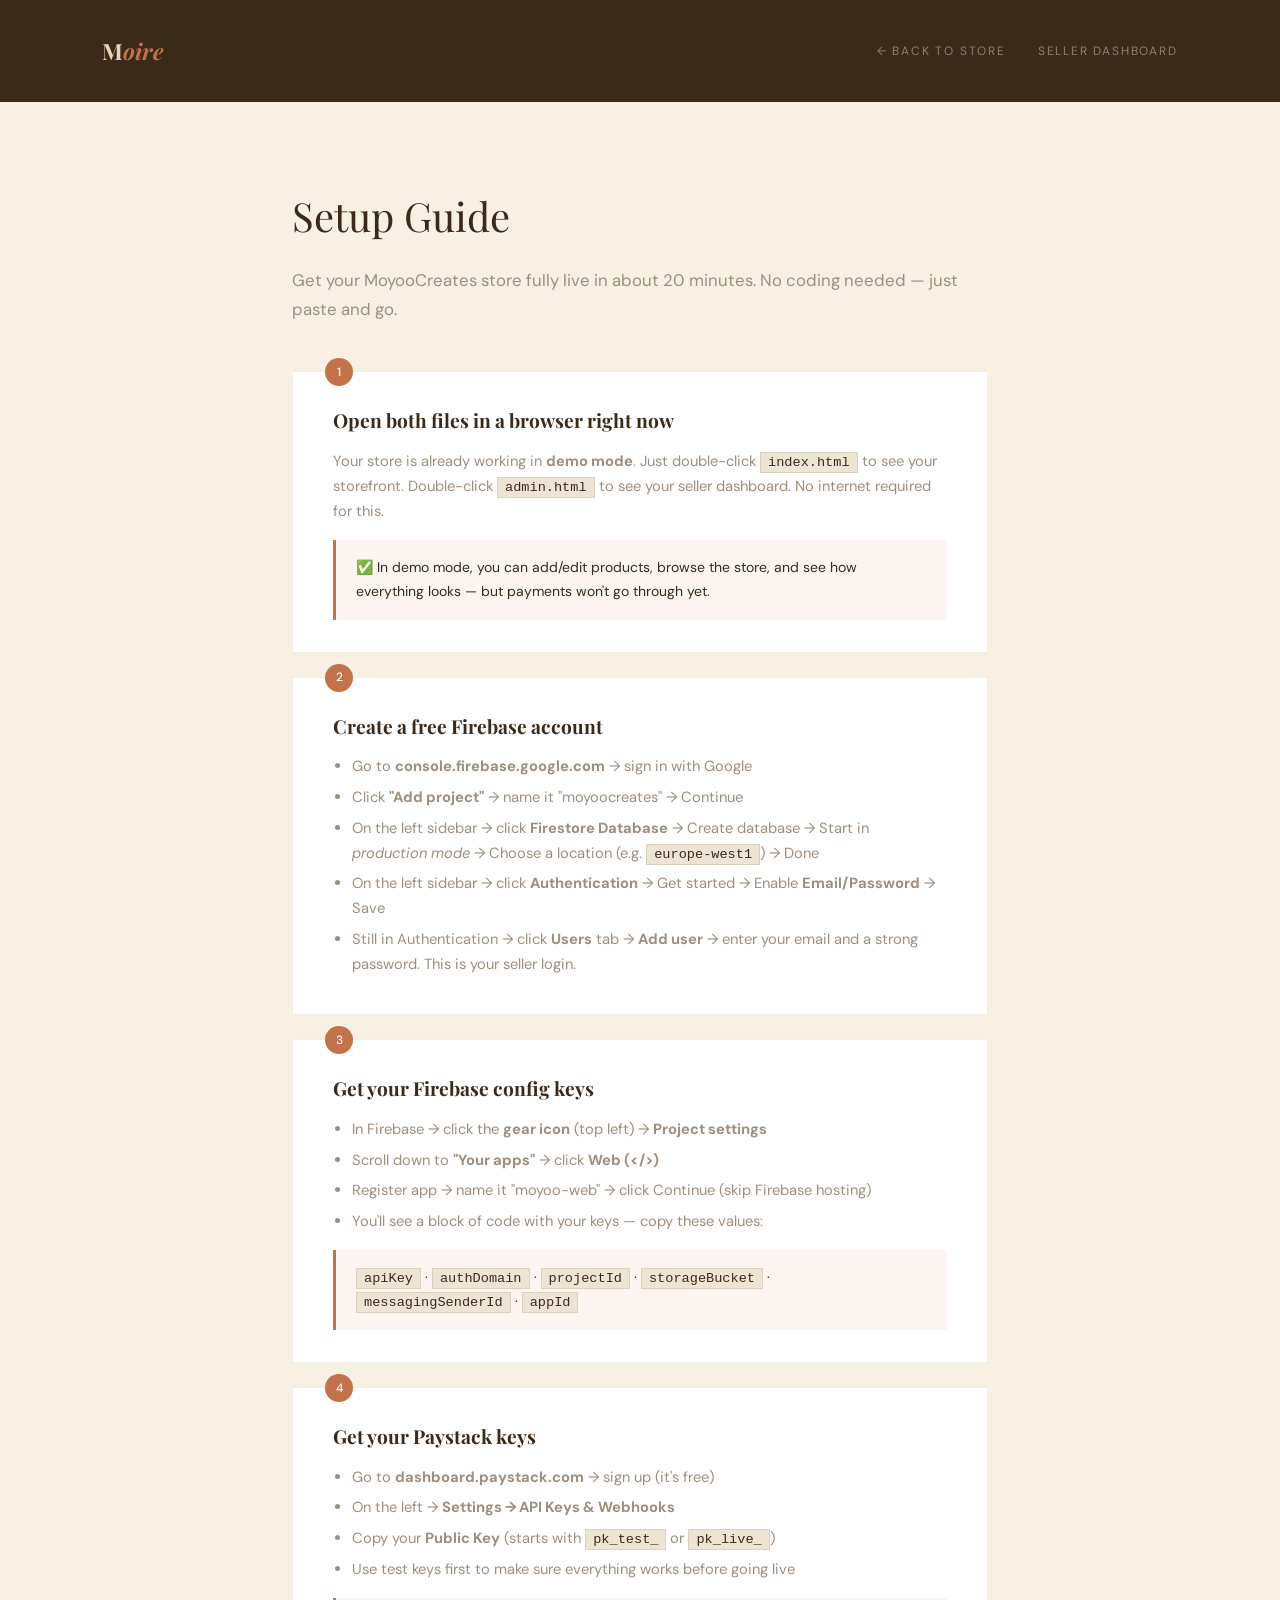
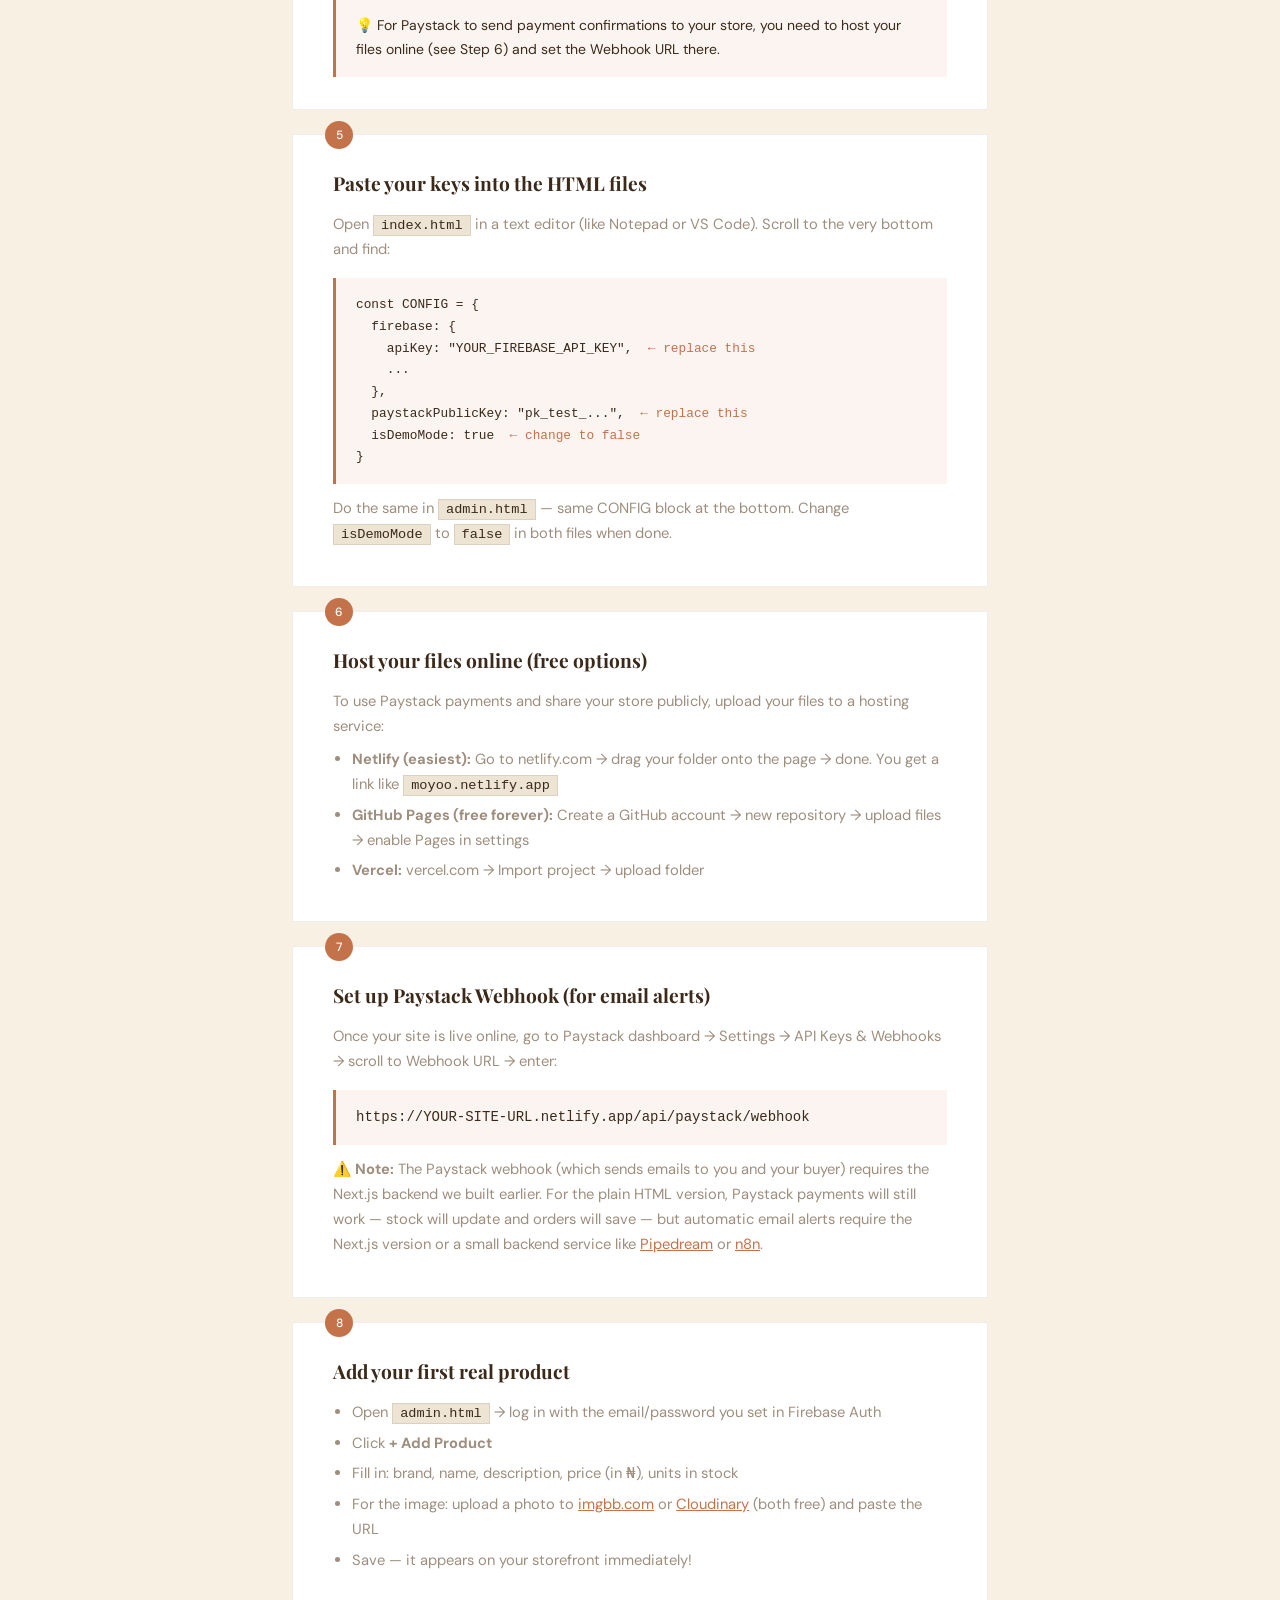
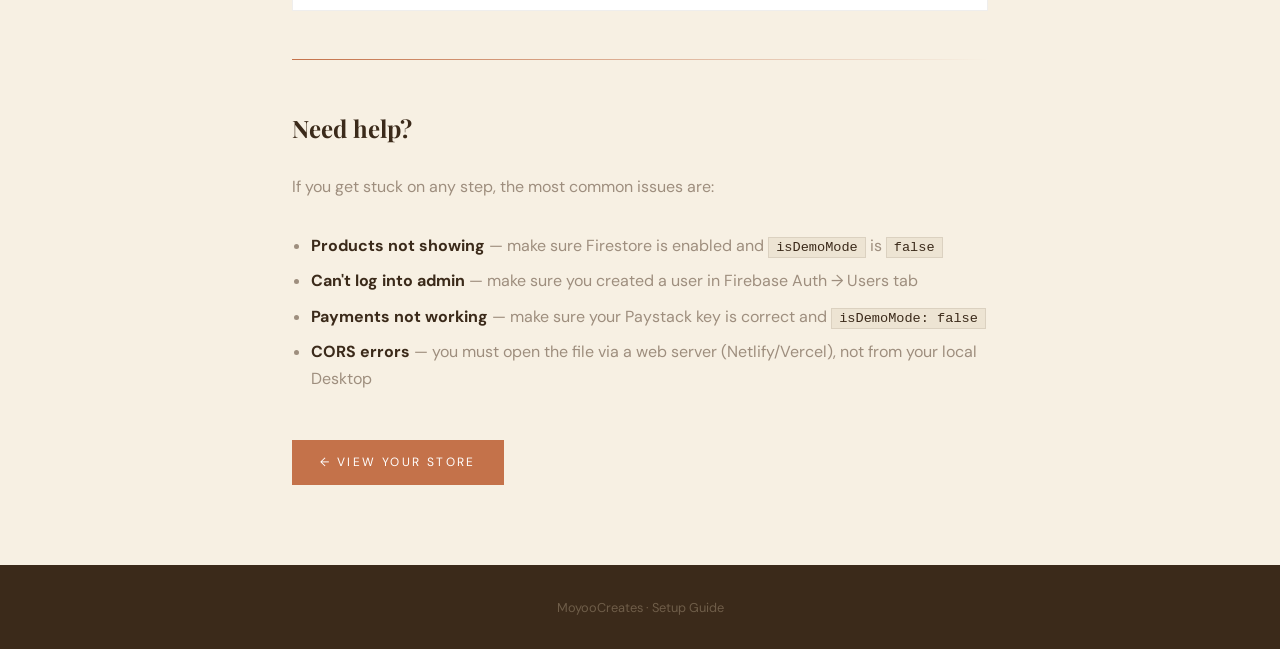
<file: moyoocreates/setup.html>
<!DOCTYPE html>
<html lang="en">
<head>
  <meta charset="UTF-8"/>
  <meta name="viewport" content="width=device-width, initial-scale=1.0"/>
  <title>Moire Setup Guide</title>
  <link rel="preconnect" href="https://fonts.googleapis.com"/>
  <link href="https://fonts.googleapis.com/css2?family=Playfair+Display:ital,wght@0,400;1,400&family=DM+Sans:wght@300;400;500&display=swap" rel="stylesheet"/>
  <link rel="stylesheet" href="setup.css">
</head>
<body>
  <header>
    <h1>M<span>oire</span></h1>
    <div style="display:flex;gap:2rem">
      <a href="index.html">← Back to Store</a>
      <a href="admin.html">Seller Dashboard</a>
    </div>
  </header>

  <div class="container">
    <h2>Setup Guide</h2>
    <p class="subtitle">Get your MoyooCreates store fully live in about 20 minutes. No coding needed — just paste and go.</p>

    <div class="step">
      <div class="step-num">1</div>
      <h3>Open both files in a browser right now</h3>
      <p>Your store is already working in <strong>demo mode</strong>. Just double-click <code>index.html</code> to see your storefront. Double-click <code>admin.html</code> to see your seller dashboard. No internet required for this.</p>
      <div class="highlight">✅ In demo mode, you can add/edit products, browse the store, and see how everything looks — but payments won't go through yet.</div>
    </div>

    <div class="step">
      <div class="step-num">2</div>
      <h3>Create a free Firebase account</h3>
      <ul>
        <li>Go to <strong>console.firebase.google.com</strong> → sign in with Google</li>
        <li>Click <strong>"Add project"</strong> → name it "moyoocreates" → Continue</li>
        <li>On the left sidebar → click <strong>Firestore Database</strong> → Create database → Start in <em>production mode</em> → Choose a location (e.g. <code>europe-west1</code>) → Done</li>
        <li>On the left sidebar → click <strong>Authentication</strong> → Get started → Enable <strong>Email/Password</strong> → Save</li>
        <li>Still in Authentication → click <strong>Users</strong> tab → <strong>Add user</strong> → enter your email and a strong password. This is your seller login.</li>
      </ul>
    </div>

    <div class="step">
      <div class="step-num">3</div>
      <h3>Get your Firebase config keys</h3>
      <ul>
        <li>In Firebase → click the <strong>gear icon</strong> (top left) → <strong>Project settings</strong></li>
        <li>Scroll down to <strong>"Your apps"</strong> → click <strong>Web (&lt;/&gt;)</strong></li>
        <li>Register app → name it "moyoo-web" → click Continue (skip Firebase hosting)</li>
        <li>You'll see a block of code with your keys — copy these values:</li>
      </ul>
      <div class="highlight">
        <code>apiKey</code> · <code>authDomain</code> · <code>projectId</code> · <code>storageBucket</code> · <code>messagingSenderId</code> · <code>appId</code>
      </div>
    </div>

    <div class="step">
      <div class="step-num">4</div>
      <h3>Get your Paystack keys</h3>
      <ul>
        <li>Go to <strong>dashboard.paystack.com</strong> → sign up (it's free)</li>
        <li>On the left → <strong>Settings → API Keys & Webhooks</strong></li>
        <li>Copy your <strong>Public Key</strong> (starts with <code>pk_test_</code> or <code>pk_live_</code>)</li>
        <li>Use test keys first to make sure everything works before going live</li>
      </ul>
      <div class="highlight">💡 For Paystack to send payment confirmations to your store, you need to host your files online (see Step 6) and set the Webhook URL there.</div>
    </div>

    <div class="step">
      <div class="step-num">5</div>
      <h3>Paste your keys into the HTML files</h3>
      <p>Open <code>index.html</code> in a text editor (like Notepad or VS Code). Scroll to the very bottom and find:</p>
      <div class="highlight" style="font-family:monospace;font-size:.8rem">
        const CONFIG = {<br/>
        &nbsp;&nbsp;firebase: {<br/>
        &nbsp;&nbsp;&nbsp;&nbsp;apiKey: "YOUR_FIREBASE_API_KEY",&nbsp;&nbsp;<span style="color:var(--clay)">← replace this</span><br/>
        &nbsp;&nbsp;&nbsp;&nbsp;...<br/>
        &nbsp;&nbsp;},<br/>
        &nbsp;&nbsp;paystackPublicKey: "pk_test_...",&nbsp;&nbsp;<span style="color:var(--clay)">← replace this</span><br/>
        &nbsp;&nbsp;isDemoMode: true&nbsp;&nbsp;<span style="color:var(--clay)">← change to false</span><br/>
        }
      </div>
      <p style="margin-top:.75rem">Do the same in <code>admin.html</code> — same CONFIG block at the bottom. Change <code>isDemoMode</code> to <code>false</code> in both files when done.</p>
    </div>

    <div class="step">
      <div class="step-num">6</div>
      <h3>Host your files online (free options)</h3>
      <p>To use Paystack payments and share your store publicly, upload your files to a hosting service:</p>
      <ul>
        <li><strong>Netlify (easiest):</strong> Go to netlify.com → drag your folder onto the page → done. You get a link like <code>moyoo.netlify.app</code></li>
        <li><strong>GitHub Pages (free forever):</strong> Create a GitHub account → new repository → upload files → enable Pages in settings</li>
        <li><strong>Vercel:</strong> vercel.com → Import project → upload folder</li>
      </ul>
    </div>

    <div class="step">
      <div class="step-num">7</div>
      <h3>Set up Paystack Webhook (for email alerts)</h3>
      <p>Once your site is live online, go to Paystack dashboard → Settings → API Keys & Webhooks → scroll to Webhook URL → enter:</p>
      <div class="highlight" style="font-family:monospace">https://YOUR-SITE-URL.netlify.app/api/paystack/webhook</div>
      <p style="margin-top:.75rem">⚠️ <strong>Note:</strong> The Paystack webhook (which sends emails to you and your buyer) requires the Next.js backend we built earlier. For the plain HTML version, Paystack payments will still work — stock will update and orders will save — but automatic email alerts require the Next.js version or a small backend service like <a href="https://pipedream.com" style="color:var(--clay)">Pipedream</a> or <a href="https://n8n.io" style="color:var(--clay)">n8n</a>.</p>
    </div>

    <div class="step">
      <div class="step-num">8</div>
      <h3>Add your first real product</h3>
      <ul>
        <li>Open <code>admin.html</code> → log in with the email/password you set in Firebase Auth</li>
        <li>Click <strong>+ Add Product</strong></li>
        <li>Fill in: brand, name, description, price (in ₦), units in stock</li>
        <li>For the image: upload a photo to <a href="https://imgbb.com" style="color:var(--clay)">imgbb.com</a> or <a href="https://cloudinary.com" style="color:var(--clay)">Cloudinary</a> (both free) and paste the URL</li>
        <li>Save — it appears on your storefront immediately!</li>
      </ul>
    </div>

    <div class="divider"></div>

    <h3 style="font-family:'Playfair Display',serif;font-size:1.5rem;margin-bottom:1.5rem">Need help?</h3>
    <p style="color:var(--smoke);margin-bottom:2rem">If you get stuck on any step, the most common issues are:</p>
    <ul style="color:var(--smoke);padding-left:1.2rem;margin-bottom:2rem">
      <li style="margin-bottom:.5rem"><strong style="color:var(--bark)">Products not showing</strong> — make sure Firestore is enabled and <code>isDemoMode</code> is <code>false</code></li>
      <li style="margin-bottom:.5rem"><strong style="color:var(--bark)">Can't log into admin</strong> — make sure you created a user in Firebase Auth → Users tab</li>
      <li style="margin-bottom:.5rem"><strong style="color:var(--bark)">Payments not working</strong> — make sure your Paystack key is correct and <code>isDemoMode: false</code></li>
      <li style="margin-bottom:.5rem"><strong style="color:var(--bark)">CORS errors</strong> — you must open the file via a web server (Netlify/Vercel), not from your local Desktop</li>
    </ul>

    <a href="index.html" class="btn-link">← View Your Store</a>
  </div>

  <footer>
    <p>MoyooCreates · Setup Guide</p>
  </footer>
</body>
</html>
</file>
<file: moyoocreates/setup.css>
:root {
      --clay: #C4724A; --bark: #3B2A1A; --parch: #F7F0E3;
      --linen: #EDE4D3; --smoke: #9E8E7E; --sage: #8FA67E;
    }
    *{margin:0;padding:0;box-sizing:border-box;}
    body { font-family: 'DM Sans', sans-serif; background: var(--parch); color: var(--bark); line-height: 1.7; }
    header { background: var(--bark); padding: 2rem 8vw; display: flex; justify-content: space-between; align-items: center; }
    header h1 { font-family: 'Playfair Display', serif; color: #E8D5B7; font-size: 1.4rem; }
    header h1 span { color: var(--clay); font-style: italic; }
    header a { color: rgba(232,213,183,.5); font-size: .75rem; letter-spacing: .15em; text-transform: uppercase; text-decoration: none; }
    header a:hover { color: var(--clay); }
    .container { max-width: 760px; margin: 0 auto; padding: 5rem 2rem; }
    h2 { font-family: 'Playfair Display', serif; font-size: 2.5rem; font-weight: 400; margin-bottom: 1rem; }
    .subtitle { color: var(--smoke); font-size: 1.05rem; margin-bottom: 3rem; }
    .step { background: white; border: 1px solid rgba(59,42,26,.08); padding: 2rem 2.5rem; margin-bottom: 1.5rem; position: relative; }
    .step-num {
      position: absolute; top: -14px; left: 2rem;
      background: var(--clay); color: white;
      width: 28px; height: 28px; border-radius: 50%;
      display: flex; align-items: center; justify-content: center;
      font-size: .75rem; font-weight: 500;
    }
    .step h3 { font-family: 'Playfair Display', serif; font-size: 1.2rem; margin-bottom: .75rem; color: var(--bark); }
    .step p, .step li { font-size: .92rem; color: var(--smoke); margin-bottom: .5rem; }
    .step ul { padding-left: 1.2rem; }
    .step li { margin-bottom: .35rem; }
    code {
      background: var(--linen); color: var(--bark);
      padding: 2px 7px; font-family: monospace; font-size: .85rem;
      border: 1px solid rgba(59,42,26,.1);
    }
    .highlight { background: rgba(196,114,74,.08); border-left: 3px solid var(--clay); padding: 1rem 1.25rem; margin-top: 1rem; font-size: .875rem; color: var(--bark); }
    .tag-ok { background: rgba(143,166,126,.15); color: var(--sage); padding: 3px 10px; font-size: .7rem; letter-spacing: .1em; text-transform: uppercase; }
    .btn-link {
      display: inline-block; background: var(--clay); color: white;
      padding: 12px 28px; text-decoration: none;
      font-size: .75rem; letter-spacing: .2em; text-transform: uppercase; margin-top: 1rem;
    }
    .btn-link:hover { background: #A0522D; }
    .divider { height: 1px; background: linear-gradient(90deg, var(--clay), transparent); margin: 3rem 0; }
    footer { background: var(--bark); padding: 2rem 8vw; text-align: center; }
    footer p { color: rgba(232,213,183,.3); font-size: .8rem; }
</file>
